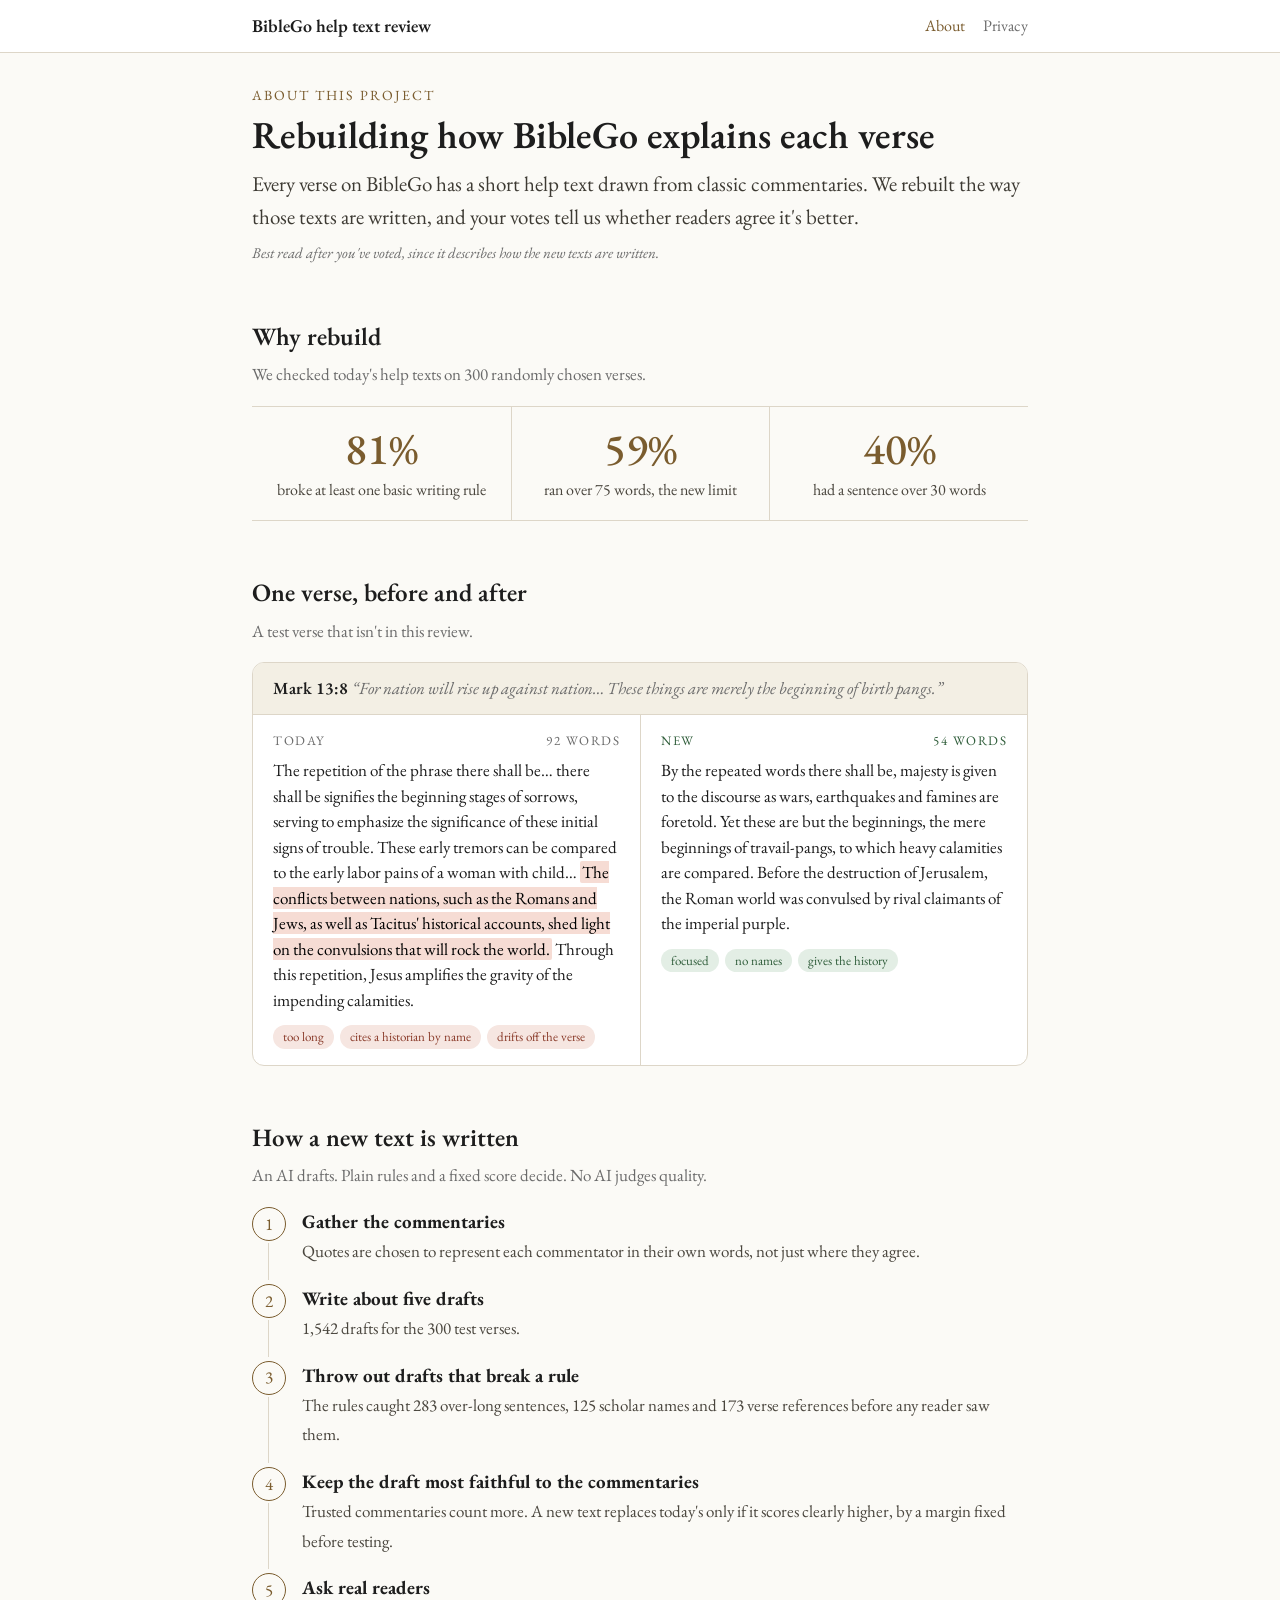
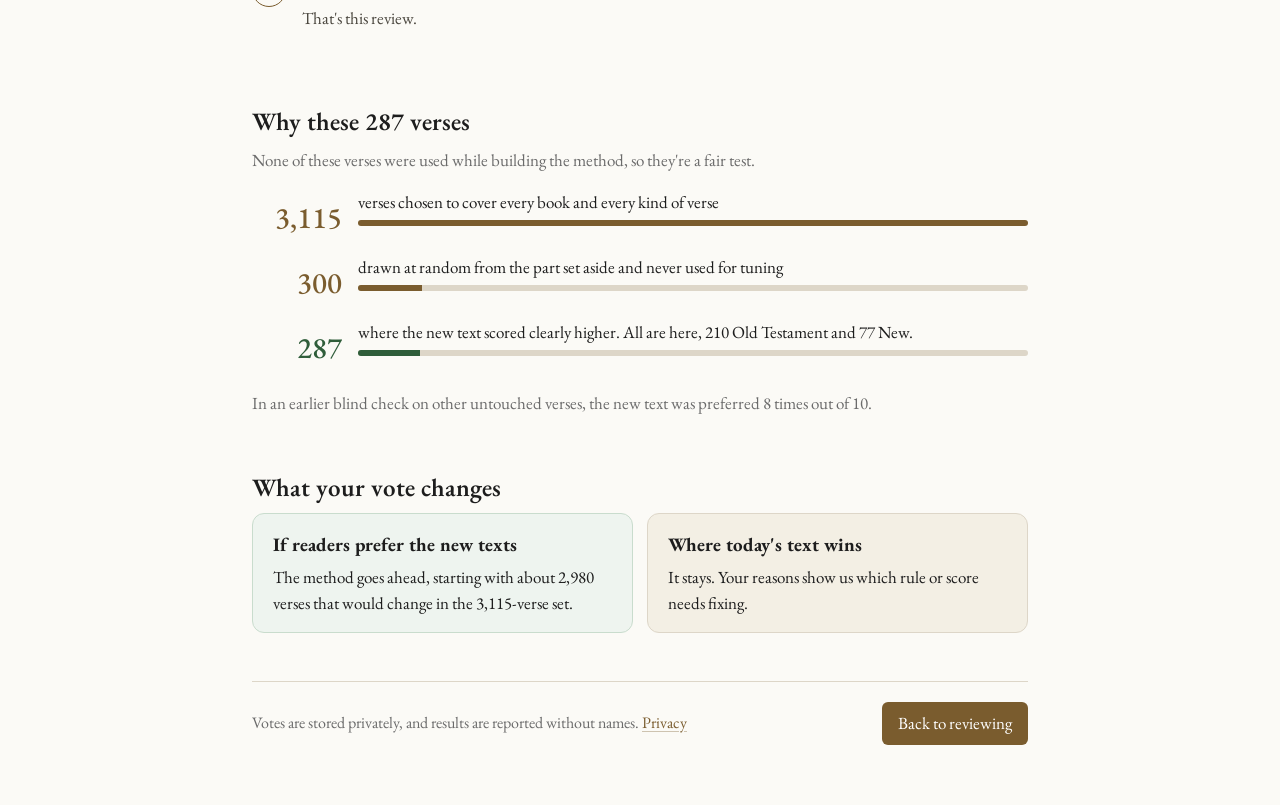
<file: about.html>
<!doctype html><html lang="en"><head><meta charset="utf-8"><meta name="viewport" content="width=device-width,initial-scale=1">
<title>About this project</title>
<link href="https://fonts.googleapis.com/css2?family=EB+Garamond:ital,wght@0,400;0,500;0,600;1,400&display=swap" rel="stylesheet">
<link rel="stylesheet" href="style.css">
<style>

.kicker{font-size:14px;letter-spacing:2px;text-transform:uppercase;color:var(--accent);margin:0 0 6px}
h1{font-size:38px;line-height:1.15;margin:0 0 12px}
.lede{font-size:21px;color:#3d3a33;margin:0 0 8px}
.aside{font-size:15px;color:var(--muted);font-style:italic;margin:0 0 36px}
h2{font-size:25px;font-weight:600;margin:52px 0 6px}
.h2sub{color:var(--muted);margin:0 0 18px;font-size:17px}
.stats{display:grid;grid-template-columns:repeat(3,1fr);border-top:1px solid var(--line);border-bottom:1px solid var(--line)}
.stat{padding:20px 14px;text-align:center}
.stat+.stat{border-left:1px solid var(--line)}
.stat b{display:block;font-size:44px;font-weight:500;line-height:1;color:var(--accent)}
.stat span{display:block;font-size:16px;color:#4a463e;margin-top:8px;line-height:1.35}
.ex{border:1px solid var(--line);border-radius:12px;overflow:hidden;background:#fff}
.ex .ref{font-size:17px;padding:12px 20px;margin:0;background:var(--band);border-bottom:1px solid var(--line);font-weight:600}
.ex .ref i{font-weight:400;color:var(--muted)}
.side{display:grid;grid-template-columns:1fr 1fr}
.side>div{padding:16px 20px;font-size:17px;line-height:1.5}
.side>div+div{border-left:1px solid var(--line)}
.lab{font-size:13px;letter-spacing:1.5px;text-transform:uppercase;color:var(--muted);margin-bottom:8px;display:flex;justify-content:space-between}
.new .lab{color:var(--pick)}
mark{background:#f6dcd4;padding:0 2px;border-radius:2px}
.tags{display:flex;flex-wrap:wrap;gap:6px;margin-top:12px}
.tag{font-size:13px;border-radius:20px;padding:2px 10px;background:#f6e6e1;color:#8a3b2a}
.new .tag{background:#e3eee5;color:var(--pick)}
.steps{counter-reset:s;list-style:none;padding:0;margin:0}
.steps li{position:relative;padding:0 0 18px 50px}
.steps li:before{counter-increment:s;content:counter(s);position:absolute;left:0;top:0;width:32px;height:32px;border-radius:50%;border:1px solid var(--accent);color:var(--accent);display:flex;align-items:center;justify-content:center;font-size:17px}
.steps li:not(:last-child):after{content:"";position:absolute;left:16px;top:36px;bottom:4px;border-left:1px solid var(--line)}
.steps b{display:block}
.steps span{color:#4a463e;font-size:17px}
.funnel{display:grid;gap:10px}
.row{display:grid;grid-template-columns:90px 1fr;align-items:center;gap:16px}
.row b{font-size:30px;font-weight:500;text-align:right;color:var(--accent)}
.row div{font-size:17px;line-height:1.35}
.row .bar{height:6px;background:var(--line);border-radius:3px;margin-top:6px;overflow:hidden}
.row .bar i{display:block;height:100%;background:var(--accent)}
.row.you b{color:var(--pick)} .row.you .bar i{background:var(--pick)}
.out{display:grid;grid-template-columns:1fr 1fr;gap:14px}
.out>div{border-radius:12px;padding:16px 20px;font-size:17px}
.out .a{background:#eef4ef;border:1px solid #c9dccd}.out .b{background:var(--band);border:1px solid var(--line)}
.out b{display:block;font-size:19px;margin-bottom:4px}
.btn{background:var(--accent);color:#fff;text-decoration:none;padding:8px 16px;border-radius:6px;font-size:17px}
.foot{margin-top:48px;padding-top:20px;border-top:1px solid var(--line);display:flex;justify-content:space-between;align-items:center;flex-wrap:wrap;gap:12px;font-size:16px;color:var(--muted)}
@media(max-width:700px){h1{font-size:31px}.stats{grid-template-columns:1fr}.stat+.stat{border-left:0;border-top:1px solid var(--line)}
 .side,.out{grid-template-columns:1fr}.side>div+div{border-left:0;border-top:1px solid var(--line)}.row{grid-template-columns:64px 1fr}.row b{font-size:24px}}
</style></head><body style="--w:820px">
<header class="site"><div class="in">
  <a class="brand" href="./">BibleGo <span class="long">help text </span>review</a>
  <nav><a href="about.html" aria-current="page">About</a><a href="privacy.html">Privacy</a></nav>
</div></header>
<main>
<p class="kicker">About this project</p>
<h1>Rebuilding how BibleGo explains each verse</h1>
<p class="lede">Every verse on BibleGo has a short help text drawn from classic commentaries. We rebuilt the way those texts are written, and your votes tell us whether readers agree it's better.</p>
<p class="aside">Best read after you've voted, since it describes how the new texts are written.</p>

<h2>Why rebuild</h2>
<p class="h2sub">We checked today's help texts on 300 randomly chosen verses.</p>
<div class="stats">
 <div class="stat"><b>81%</b><span>broke at least one basic writing rule</span></div>
 <div class="stat"><b>59%</b><span>ran over 75 words, the new limit</span></div>
 <div class="stat"><b>40%</b><span>had a sentence over 30 words</span></div>
</div>

<h2>One verse, before and after</h2>
<p class="h2sub">A test verse that isn't in this review.</p>
<div class="ex">
 <p class="ref">Mark 13:8 <i>“For nation will rise up against nation… These things are merely the beginning of birth pangs.”</i></p>
 <div class="side">
  <div><div class="lab"><span>Today</span><span>92 words</span></div>
  The repetition of the phrase there shall be… there shall be signifies the beginning stages of sorrows, serving to emphasize the significance of these initial signs of trouble. These early tremors can be compared to the early labor pains of a woman with child… <mark>The conflicts between nations, such as the Romans and Jews, as well as Tacitus' historical accounts, shed light on the convulsions that will rock the world.</mark> Through this repetition, Jesus amplifies the gravity of the impending calamities.
  <div class="tags"><span class="tag">too long</span><span class="tag">cites a historian by name</span><span class="tag">drifts off the verse</span></div></div>
  <div class="new"><div class="lab"><span>New</span><span>54 words</span></div>
  By the repeated words there shall be, majesty is given to the discourse as wars, earthquakes and famines are foretold. Yet these are but the beginnings, the mere beginnings of travail-pangs, to which heavy calamities are compared. Before the destruction of Jerusalem, the Roman world was convulsed by rival claimants of the imperial purple.
  <div class="tags"><span class="tag">focused</span><span class="tag">no names</span><span class="tag">gives the history</span></div></div>
 </div>
</div>

<h2>How a new text is written</h2>
<p class="h2sub">An AI drafts. Plain rules and a fixed score decide. No AI judges quality.</p>
<ol class="steps">
 <li><b>Gather the commentaries</b><span>Quotes are chosen to represent each commentator in their own words, not just where they agree.</span></li>
 <li><b>Write about five drafts</b><span>1,542 drafts for the 300 test verses.</span></li>
 <li><b>Throw out drafts that break a rule</b><span>The rules caught 283 over-long sentences, 125 scholar names and 173 verse references before any reader saw them.</span></li>
 <li><b>Keep the draft most faithful to the commentaries</b><span>Trusted commentaries count more. A new text replaces today's only if it scores clearly higher, by a margin fixed before testing.</span></li>
 <li><b>Ask real readers</b><span>That's this review.</span></li>
</ol>

<h2>Why these 287 verses</h2>
<p class="h2sub">None of these verses were used while building the method, so they're a fair test.</p>
<div class="funnel">
 <div class="row"><b>3,115</b><div>verses chosen to cover every book and every kind of verse<div class="bar"><i style="width:100%"></i></div></div></div>
 <div class="row"><b>300</b><div>drawn at random from the part set aside and never used for tuning<div class="bar"><i style="width:9.6%"></i></div></div></div>
 <div class="row you"><b>287</b><div>where the new text scored clearly higher. All are here, 210 Old Testament and 77 New.<div class="bar"><i style="width:9.2%"></i></div></div></div>
</div>
<p class="h2sub" style="margin-top:14px">In an earlier blind check on other untouched verses, the new text was preferred 8 times out of 10.</p>

<h2>What your vote changes</h2>
<div class="out">
 <div class="a"><b>If readers prefer the new texts</b>The method goes ahead, starting with about 2,980 verses that would change in the 3,115-verse set.</div>
 <div class="b"><b>Where today's text wins</b>It stays. Your reasons show us which rule or score needs fixing.</div>
</div>
<div class="foot"><span>Votes are stored privately, and results are reported without names. <a href="privacy.html">Privacy</a></span><a class="btn" href="./">Back to reviewing</a></div>
</main></body></html>
</file>
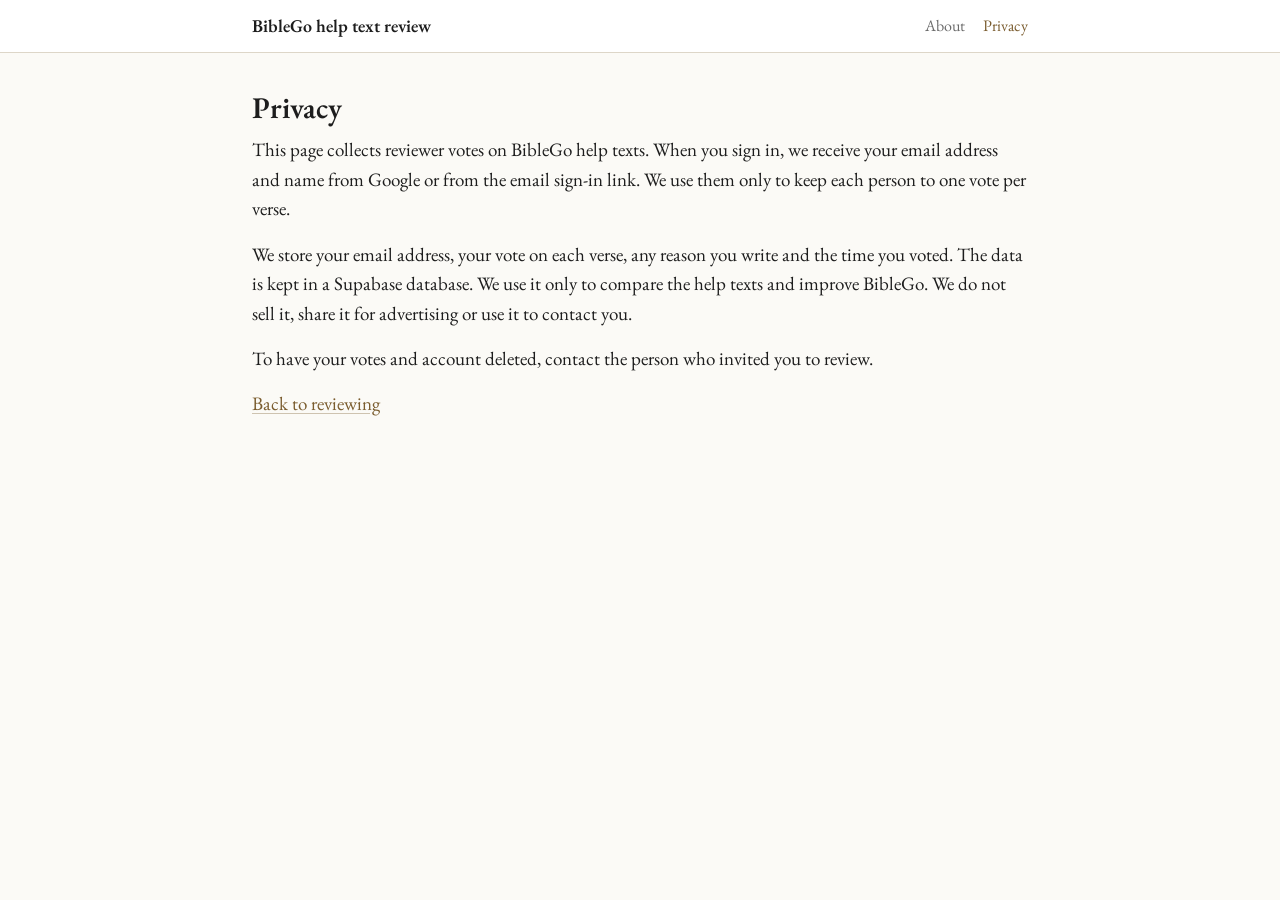
<file: privacy.html>
<!doctype html>
<html lang="en">
<head>
<meta charset="utf-8">
<meta name="viewport" content="width=device-width, initial-scale=1">
<title>Privacy, BibleGo help text blind review</title>
<link rel="preconnect" href="https://fonts.googleapis.com">
<link href="https://fonts.googleapis.com/css2?family=EB+Garamond:ital,wght@0,400;0,600;1,400&display=swap" rel="stylesheet">
<link rel="stylesheet" href="style.css">
</head>
<body style="--w:820px">
<header class="site"><div class="in">
  <a class="brand" href="./">BibleGo <span class="long">help text </span>review</a>
  <nav><a href="about.html">About</a><a href="privacy.html" aria-current="page">Privacy</a></nav>
</div></header>
<main class="text">
  <h1>Privacy</h1>
  <p>This page collects reviewer votes on BibleGo help texts. When you sign in, we receive your email address and name from Google or from the email sign-in link. We use them only to keep each person to one vote per verse.</p>
  <p>We store your email address, your vote on each verse, any reason you write and the time you voted. The data is kept in a Supabase database. We use it only to compare the help texts and improve BibleGo. We do not sell it, share it for advertising or use it to contact you.</p>
  <p>To have your votes and account deleted, contact the person who invited you to review.</p>
  <p><a href="./">Back to reviewing</a></p>
</main>
</body>
</html>
</file>
<file: style.css>
:root { --ink:#1d1d1d; --muted:#6b6b6b; --line:#ddd6c8; --paper:#fbfaf6; --band:#f3efe4; --accent:#7a5c2e; --pick:#2f5d3a; }
* { box-sizing:border-box; }
body { margin:0; background:var(--paper); color:var(--ink); font-family:'EB Garamond',Garamond,Georgia,'Times New Roman',serif;
       font-size:19px; line-height:1.55; }
main { max-width:var(--w,980px); margin:0 auto; padding:32px 22px 60px; }
a { color:var(--accent); text-decoration-color:rgba(122,92,46,.35); text-underline-offset:3px; }
a:hover { text-decoration-color:var(--accent); }
h1 { font-weight:600; font-size:30px; margin:0 0 4px; }
.sub { color:var(--muted); margin:0 0 22px; }
.bar { display:flex; flex-wrap:wrap; gap:10px; align-items:center; margin:0 0 20px; }
select, button, textarea, input { font:inherit; font-size:17px; }
select { padding:7px 10px; border:1px solid var(--line); border-radius:6px; background:#fff; min-width:240px; }
button { padding:8px 16px; border:1px solid var(--line); border-radius:6px; background:#fff; cursor:pointer; }
button:hover { border-color:var(--accent); }
button.primary { background:var(--accent); border-color:var(--accent); color:#fff; }
button:disabled { opacity:.5; cursor:default; }
.progress { color:var(--muted); margin-left:auto; }
.ref { font-size:24px; font-weight:600; margin:6px 0 8px; }
.verse { font-style:italic; background:var(--band); border-left:3px solid #b9a77a; padding:12px 16px; margin:0 0 22px; border-radius:0 6px 6px 0; }
.pair { display:grid; grid-template-columns:1fr 1fr; gap:18px; }
@media (max-width:760px){ .pair { grid-template-columns:1fr; } .progress { margin-left:0; width:100%; } }
.card { background:#fff; border:2px solid var(--line); border-radius:10px; padding:16px 18px 18px; display:flex; flex-direction:column; }
.card.chosen { border-color:var(--pick); box-shadow:0 0 0 3px rgba(47,93,58,.12); }
.card h3 { margin:0 0 8px; font-size:15px; letter-spacing:1.5px; text-transform:uppercase; color:var(--muted); font-weight:600; }
.card p { margin:0 0 16px; flex:1; }
.card button { align-self:flex-start; }
.card.chosen button { background:var(--pick); border-color:var(--pick); color:#fff; }
.reason { margin:22px 0 0; }
.reason label { display:block; margin:0 0 6px; }
textarea { width:100%; min-height:90px; padding:10px 12px; border:1px solid var(--line); border-radius:6px; background:#fff; line-height:1.45; }
.actions { display:flex; gap:10px; align-items:center; margin-top:10px; }
.status { color:var(--muted); }
.status.ok { color:var(--pick); }
.status.err { color:#9b2d20; }
.signin { background:#fff; border:1px solid var(--line); border-radius:10px; padding:22px; max-width:560px; }
.signin label { display:block; color:var(--muted); font-size:16px; }
.signin .row1 { display:flex; gap:8px; margin:6px 0 4px; }
.signin input { flex:1; min-width:0; padding:8px 12px; border:1px solid var(--line); border-radius:6px; }
.who { color:var(--muted); font-size:16px; }
.hidden { display:none !important; }


/* site header, same on every page */
.site { background:#fff; border-bottom:1px solid var(--line); }
.site .in { max-width:var(--w,980px); margin:0 auto; padding:12px 22px; display:flex; align-items:center; gap:20px; }
.brand { white-space:nowrap; font-weight:600; color:var(--ink); text-decoration:none; font-size:18px; }
.site nav { margin-left:auto; display:flex; align-items:center; gap:18px; font-size:16px; }
.site nav a { text-decoration:none; color:var(--muted); }
.site nav a:hover, .site nav a[aria-current] { color:var(--accent); }
.acct { display:flex; align-items:center; gap:12px; padding-left:18px; border-left:1px solid var(--line); color:var(--muted); }
.acct button { font-size:15px; padding:4px 12px; white-space:nowrap; }
.text p { margin:0 0 16px; }
@media (max-width:760px){
  .site .in { gap:12px; } .site nav { gap:14px; } #who { display:none; } .acct { padding-left:12px; } .site nav { gap:12px; font-size:15px; } .site .long { display:none; }
  .bar { display:grid; grid-template-columns:1fr 1fr; gap:8px; }
  .bar select { grid-column:1 / -1; min-width:0; width:100%; }
  .progress { grid-column:1 / -1; }
}
</file>
